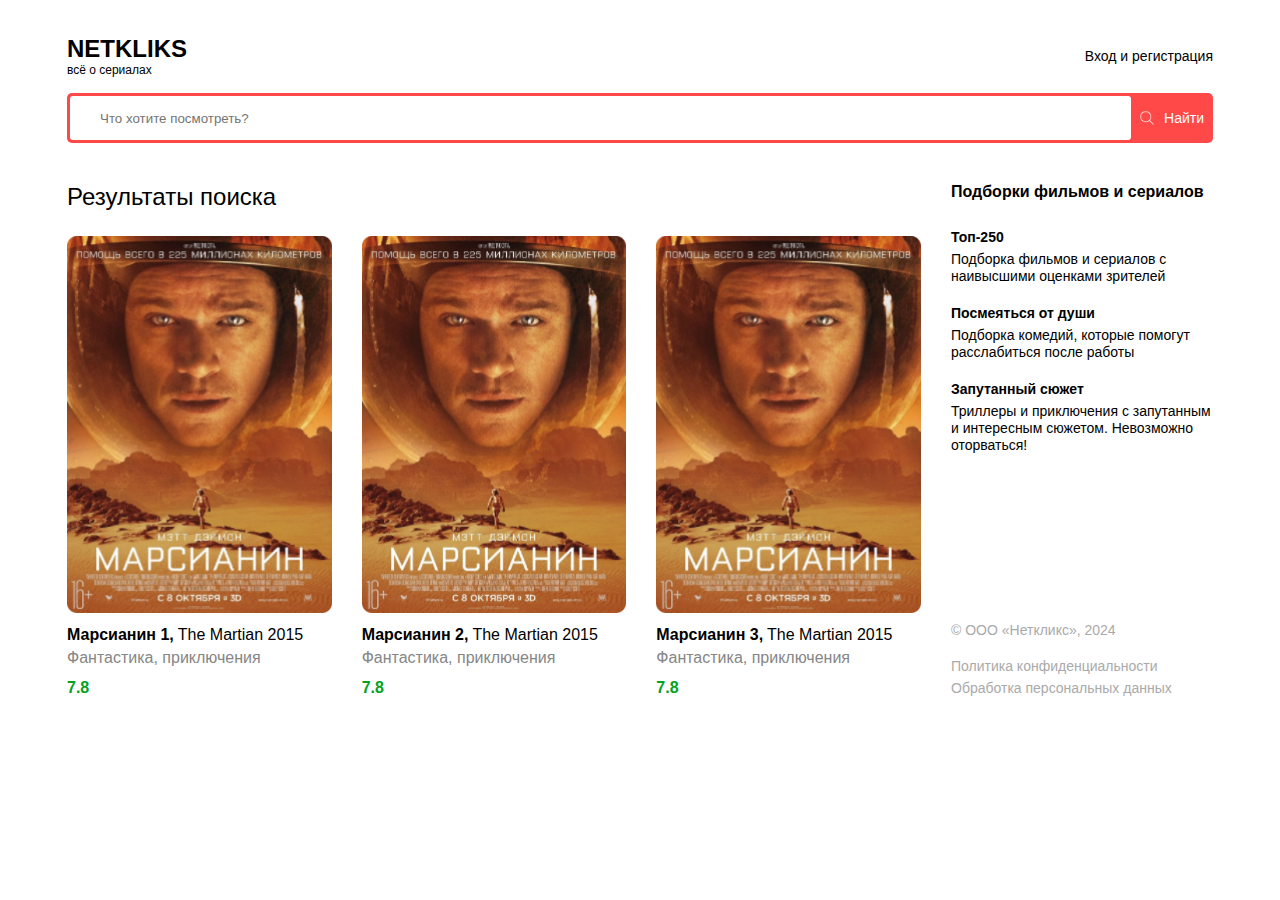
<file: index.html>
<!DOCTYPE html>
<html lang="en">

<head>
    <meta charset="UTF-8">
    <meta name="viewport" content="width=device-width, initial-scale=1.0">
        <script src="./script.js" defer></script>
    <link rel="stylesheet" href="./style.css">
    <title>Netkliks</title>
</head>

<body>

    <header class="header">
        <div class="container">
            <div class="header-box">
                <div class="header-logo">
                    <h1>NETKLIKS</h1>
                    <p>всё о сериалах</p>
                </div>
                <div class="header-controls">
                    <a href="#">Вход и регистрация</a>
                </div>
                <div class="header-controls--mobile">
                    <img src="./images/burger.svg" alt="burger">
                </div>
            </div>
        </div>
    </header>
    <main>
        <section class="search">
            <div class="container">
                <div class="search-box">
                    <input id="search-input" type="text" placeholder="Что хотите посмотреть?">
                    <button id="search-button">
                        <img src="./images/search.svg" alt="search">
                        <span>Найти</span>
                    </button>
                </div>
            </div>
        </section>
        <section class="content">
            <div class="container">
                <div class="content-box">
                    <div class="content-main">
                        <h2 class="content-main_title">
                            Результаты поиска
                        </h2>
                        <div class="content-cards">
                            <a href="./film.html" class="content-cards_item">
                                <div class="content-cards_item--img">
                                    <img src="./images/film.png" alt="film">
                                </div>
                                
                                <div class="content-cards_item--title">
                                    <h5>Марсианин,</h5>
                                    <span> The Martian 2015</span>
                                </div>
                                <p class="content-cards_item--description">
                                    Фантастика, приключения
                                </p>
                                <p class="content-cards_item--rating">7.8</p>
                            </a>
                            <a href="./film.html" class="content-cards_item">
                                <div class="content-cards_item--img">
                                    <img src="./images/film.png" alt="film">
                                </div>
                                
                                <div class="content-cards_item--title">
                                    <h5>Марсианин,</h5>
                                    <span> The Martian 2015</span>
                                </div>
                                <p class="content-cards_item--description">
                                    Фантастика, приключения
                                </p>
                                <p class="content-cards_item--rating">7.8</p>
                            </a>
                            <a href="./film.html" class="content-cards_item">
                                <div class="content-cards_item--img">
                                    <img src="./images/film.png" alt="film">
                                </div>
                                
                                <div class="content-cards_item--title">
                                    <h5>Марсианин,</h5>
                                    <span> The Martian 2015</span>
                                </div>
                                <p class="content-cards_item--description">
                                    Фантастика, приключения
                                </p>
                                <p class="content-cards_item--rating">7.8</p>
                            </a>
                            <a href="./film.html" class="content-cards_item">
                                <div class="content-cards_item--img">
                                    <img src="./images/film.png" alt="film">
                                </div>
                                
                                <div class="content-cards_item--title">
                                    <h5>Марсианин,</h5>
                                    <span> The Martian 2015</span>
                                </div>
                                <p class="content-cards_item--description">
                                    Фантастика, приключения
                                </p>
                                <p class="content-cards_item--rating">7.8</p>
                            </a>
                            <a href="./film.html" class="content-cards_item">
                                <div class="content-cards_item--img">
                                    <img src="./images/film.png" alt="film">
                                </div>
                                
                                <div class="content-cards_item--title">
                                    <h5>Марсианин,</h5>
                                    <span> The Martian 2015</span>
                                </div>
                                <p class="content-cards_item--description">
                                    Фантастика, приключения
                                </p>
                                <p class="content-cards_item--rating">7.8</p>
                            </a>
                            <a href="./film.html" class="content-cards_item">
                                <div class="content-cards_item--img">
                                    <img src="./images/film.png" alt="film">
                                </div>
                                
                                <div class="content-cards_item--title">
                                    <h5>Марсианин,</h5>
                                    <span> The Martian 2015</span>
                                </div>
                                <p class="content-cards_item--description">
                                    Фантастика, приключения
                                </p>
                                <p class="content-cards_item--rating">7.8</p>
                            </a>
                        </div>
                    </div>
                    <div class="content-sidebar">
                        <div class="content-sidebar__info">
                            <h4 class="content-sidebar__info--title">Подборки фильмов и сериалов</h4>
                            <div class="content-sidebar__info--wrapper">
                                <div class="content-sidebar__info__item">
                                    <h5>Топ-250</h5>
                                    <p>Подборка фильмов и сериалов с наивысшими оценками зрителей</p>
                                </div>
                                <div class="content-sidebar__info__item">
                                    <h5>Посмеяться от души</h5>
                                    <p>Подборка комедий, которые помогут расслабиться после работы</p>
                                </div>
                                <div class="content-sidebar__info__item">
                                    <h5>Запутанный сюжет</h5>
                                    <p>Триллеры и приключения с запутанным и интересным сюжетом. Невозможно оторваться!</p>
                                </div>
                            </div>
                        </div>
                        <div class="content-sidebar__footer">
                            <p>© ООО «Неткликс», 2024</p>
                            <a href="#">Политика конфиденциальности</a>
                            <a href="#">Обработка персональных данных</a>
                        </div>
                    </div>
                </div>
                
            </div>
            </div>
        </section>


    </main>

</body>

</html>
</file>
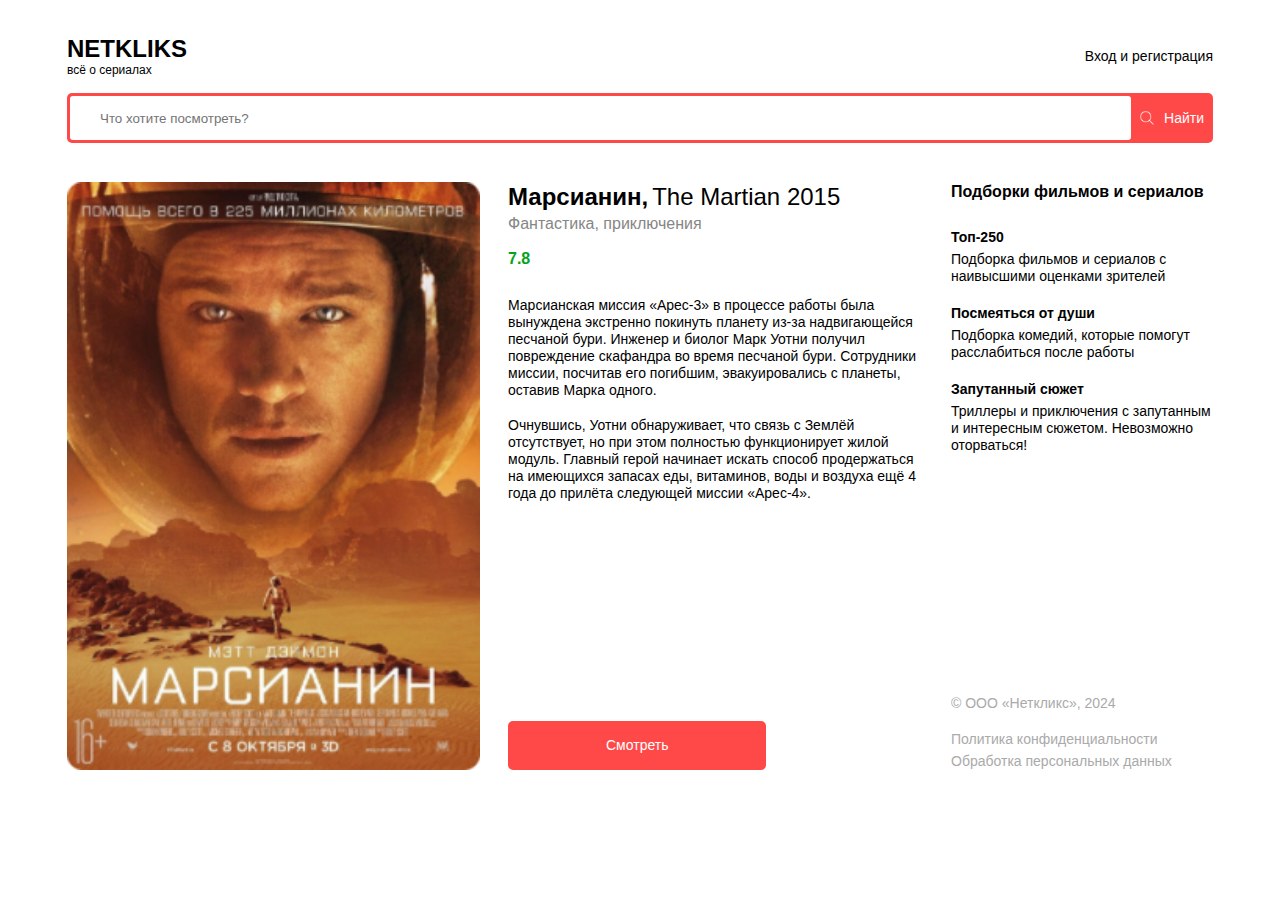
<file: film.html>
<!DOCTYPE html>
<html lang="en">

<head>
    <meta charset="UTF-8">
    <meta name="viewport" content="width=device-width, initial-scale=1.0">
    <link rel="stylesheet" href="./style.css">
    <title>Netkliks</title>
</head>

<body>

    <header class="header">
        <div class="container">
            <div class="header-box">
                <div class="header-logo">
                    <h1>NETKLIKS</h1>
                    <p>всё о сериалах</p>
                </div>
                <div class="header-controls">
                    <a href="#">Вход и регистрация</a>
                </div>
                <div class="header-controls--mobile">
                    <img src="./images/burger.svg" alt="burger">
                </div>
            </div>
        </div>
    </header>
    <main>
        <section class="search">
            <div class="container">
                <div class="search-box">
                    <input type="text" placeholder="Что хотите посмотреть?">
                    <button>
                        <img src="./images/search.svg" alt="search">
                        <span>Найти</span>
                    </button>
                </div>
            </div>
        </section>
        <section class="content">
            <div class="container">
                <div class="content-box">
                    <div class="content-film">
                        <div class="content-film__img">
                            <img src="./images/film.png" alt="">
                        </div>
                        <div class="content-film__info">
                            <div class="content-film__info__content">
                                <div class="content-film__info__title">
                                    <h1>Марсианин,</h1>
                                    <p> The Martian 2015</p>
                                </div>
                                <p class="content-film__info__description">
                                    Фантастика, приключения
                                </p>
                                <p class="content-film__info_rating">
                                    7.8
                                </p>
                                <p class="content-film__info__text">
                                    Марсианская миссия «Арес-3» в процессе работы была вынуждена экстренно покинуть
                                    планету из-за надвигающейся песчаной бури. Инженер и биолог Марк Уотни получил
                                    повреждение скафандра во время песчаной бури. Сотрудники миссии, посчитав его
                                    погибшим, эвакуировались с планеты, оставив Марка одного.
                                </p>
                                <p class="content-film__info__text">
                                    Очнувшись, Уотни обнаруживает, что связь с Землёй отсутствует, но при этом полностью
                                    функционирует жилой модуль. Главный герой начинает искать способ продержаться на
                                    имеющихся запасах еды, витаминов, воды и воздуха ещё 4 года до прилёта следующей
                                    миссии «Арес-4».
                                </p>
                            </div>
                            <div class="content-film__info__controls">
                                <button>Смотреть</button>
                            </div>
                        </div>
                    </div>

                    <div class="content-sidebar">
                        <div class="content-sidebar__info">
                            <h4 class="content-sidebar__info--title">Подборки фильмов и сериалов</h4>
                            <div class="content-sidebar__info--wrapper">
                                <div class="content-sidebar__info__item">
                                    <h5>Топ-250</h5>
                                    <p>Подборка фильмов и сериалов с наивысшими оценками зрителей</p>
                                </div>
                                <div class="content-sidebar__info__item">
                                    <h5>Посмеяться от души</h5>
                                    <p>Подборка комедий, которые помогут расслабиться после работы</p>
                                </div>
                                <div class="content-sidebar__info__item">
                                    <h5>Запутанный сюжет</h5>
                                    <p>Триллеры и приключения с запутанным и интересным сюжетом. Невозможно оторваться!
                                    </p>
                                </div>
                            </div>
                        </div>
                        <div class="content-sidebar__footer">
                            <p>© ООО «Неткликс», 2024</p>
                            <a href="#">Политика конфиденциальности</a>
                            <a href="#">Обработка персональных данных</a>
                        </div>
                    </div>
                </div>

            </div>
            </div>
        </section>


    </main>

</body>

</html>
</file>
<file: style.css>
* {
    box-sizing: border-box;
}

body {
    margin: 0;
    padding: 0;
}

.container {
    max-width: 1194px;
    padding-left: 24px;
    padding-right: 24px;
    margin: 0 auto;
}

.header {
    margin-top: 34px;
    margin-bottom: 15px;
}

.header-box {
    display: flex;
    justify-content: space-between;
    align-items: center;
}

.header-logo h1 {
    margin: 0;
    font-family: Inter, sans-serif;
    font-size: 24px;
    font-weight: 700;
    line-height: 29px;
}

.header-logo p {
    margin: 0;
    font-family: Inter, sans-serif;
    font-size: 12px;
    font-weight: 300;
    line-height: 15px;
}

.header-controls a {
    color: #000;
    font-family: Inter, sans-serif;
    font-size: 14px;
    font-weight: 400;
    line-height: 17px;
    text-decoration: none;
}

.header-controls a:hover {
    color: rgb(255, 73, 73);
}

.header-controls--mobile {
    display: none;
    align-self: flex-start;
}

.search {
    margin-bottom: 39px;
}

.search-box {
    border-radius: 5px;
    background: rgb(255, 73, 73);
    display: flex;
    justify-content: space-between;
    align-items: center;
    padding: 3px;
    gap: 3px;
    height: 50px;
}

.search-box input {
    flex-grow: 1;
    height: 100%;
    border: none;
    outline: none;
    border-radius: 3px;
    background: white;
    padding: 0 30px;
    min-width: 0;
}

.search-box button {
    height: 100%;
    display: flex;
    align-items: center;
    gap: 10px;
    background: rgb(255, 73, 73);
    border: none;
    color: white;
    font-family: Inter, sans-serif;
    font-size: 14px;
    font-weight: 400;
    line-height: 17px;
    cursor: pointer;
}

.content {
    margin-bottom: 94px;
}

.content-box {
    display: flex;
    justify-content: space-between;
    gap: 30px;
}

.content-main {
    flex-grow: 1;
}


.content-main_title {
    margin-top: 0;
    margin-bottom: 25px;
    color: rgb(0, 0, 0);
    font-family: Inter, sans-serif;
    font-size: 24px;
    font-weight: 500;
    line-height: 29px;
}

.content-cards {
    display: flex;
    flex-wrap: wrap;
    gap: 30px;
}

.content-cards_item {
    width: calc((100% - 60px)/ 3);
    text-decoration: none;
}

.content-cards_item--img {
    width: 100%;
    display: block;
    margin-bottom: 12px;

    img {
        width: 100%;
        display: block;
    }
}

.content-cards_item--title {
    display: flex;
    flex-wrap: wrap;
    gap: 4px;
    margin-bottom: 4px;
}

.content-cards_item--title h5,
.content-cards_item--title span {
    margin: 0;
    color: rgb(0, 0, 0);
    font-family: Inter, sans-serif;
    font-size: 16px;
    line-height: 19px;
}

.content-cards_item--title h5 {
    font-weight: 700;
}

.content-cards_item--title span {
    font-weight: 400;
}

.content-cards_item--description {
    color: rgb(134, 134, 134);
    font-family: Inter, sans-serif;
    font-size: 16px;
    font-weight: 400;
    line-height: 19px;
    margin-top: 0;
    margin-bottom: 11px;
}

.content-cards_item--rating {
    color: rgb(4, 163, 30);
    font-family: Inter, sans-serif;
    font-size: 16px;
    font-weight: 700;
    line-height: 19px;
    margin: 0;
}

.content-sidebar {
    width: 262px;
    min-width: 262px;
    display: flex;
    flex-direction: column;
    justify-content: space-between;
}

.content-sidebar__info {
    margin-bottom: 120px;
}

.content-sidebar__info--title {
    color: rgb(0, 0, 0);
    font-family: Inter, sans-serif;
    font-size: 16px;
    font-weight: 700;
    line-height: 19px;
    margin-top: 0;
    margin-bottom: 28px;
}

.content-sidebar__info--wrapper {
    display: flex;
    flex-direction: column;
    gap: 20px;
}

.content-sidebar__info__item {
    display: flex;
    flex-direction: column;
}

.content-sidebar__info__item h5,
.content-sidebar__info__item p {
    color: rgb(0, 0, 0);
    font-family: Inter, sans-serif;
    font-size: 14px;
    line-height: 17px;
    margin-top: 0;
}

.content-sidebar__info__item h5 {
    font-weight: 700;
    margin-top: 0;
    margin-bottom: 5px;
}

.content-sidebar__info__item p {
    font-weight: 400;
    margin: 0;
}

.content-sidebar__footer {
    display: flex;
    flex-direction: column;
    gap: 5px;

}

.content-sidebar__footer p,
.content-sidebar__footer a {
    color: rgb(170, 170, 170);
    font-family: Inter, sans-serif;
    font-size: 14px;
    font-weight: 400;
    line-height: 17px;
}

.content-sidebar__footer p {
    margin-top: 0;
}

.content-sidebar__footer a {
    text-decoration: none;
}

.content-sidebar__footer a:hover {
    color: rgb(255, 73, 73);
}

.content-film {
    flex-grow: 1;
    display: flex;
    justify-content: space-between;
    gap: 28px;
}

.content-film__img {
    width: calc((100% - 28px) / 2);
    display: flex;
    justify-content: center;
}

.content-film__img img {
    width: 100%;
    display: block;
    max-width: 450px;
}

.content-film__info {
    width: calc((100% - 28px) / 2);
    display: flex;
    flex-direction: column;
    justify-content: space-between;
    gap: 30px;
}

.content-film__info__title {
    display: flex;
    gap: 4px;
    margin-bottom: 3px;
    flex-wrap: wrap;
}

.content-film__info__title h1,
.content-film__info__title p {
    color: rgb(0, 0, 0);
    font-family: Inter, sans-serif;
    font-size: 24px;
    line-height: 29px;
}

.content-film__info__title h1 {
    font-weight: 700;
    margin: 0;
}

.content-film__info__title p {
    font-weight: 400;
    margin: 0;
}

.content-film__info__content>*:last-child {
    margin-bottom: 0;
}

.content-film__info__description {
    color: rgb(134, 134, 134);
    font-family: Inter, sans-serif;
    font-size: 16px;
    font-weight: 400;
    line-height: 19px;
    margin-top: 0;
    margin-top: 2px;
}

.content-film__info_rating {
    color: rgb(4, 163, 30);
    font-family: Inter, sans-serif;
    font-size: 16px;
    font-weight: 700;
    line-height: 19px;
    margin-top: 0;
    margin-bottom: 29px;
}

.content-film__info__text {
    color: rgb(0, 0, 0);
    font-family: Inter, sans-serif;
    font-size: 14px;
    font-weight: 400;
    line-height: 17px;
    margin-top: 0;
    margin-bottom: 18px;
}

.content-film__info__controls button{
        color: rgb(255, 255, 255);
        font-family: Inter, sans-serif;
        font-size: 14px;
        font-weight: 400;
        line-height: 17px;
        padding: 16px 98px;
        border: none;
        outline: none;
        border-radius: 5px;
        background-color: rgb(255, 73, 73);
        cursor: pointer;
}

@media (max-width: 991px) {
    .content-cards_item {
        width: calc((100% - 30px)/ 2);
    }

    .content-film {
        flex-direction: column;
    }

    .content-film__img {
        width: 100%;
    }

    .content-film__info {
        width: 100%;
    }
}

@media (max-width: 768px) {
    .header-controls {
        display: none;
    }

    .header-controls--mobile {
        display: block;
    }

    .search-box input {
        padding: 0 15px;
    }

    .content-box {
        flex-direction: column;
    }

    .content-sidebar {
        width: 100%;
    }
}

@media (max-width: 480px) {
    .content-cards_item {
        width: 100%;
        min-width: 100%;
    }
}
</file>
